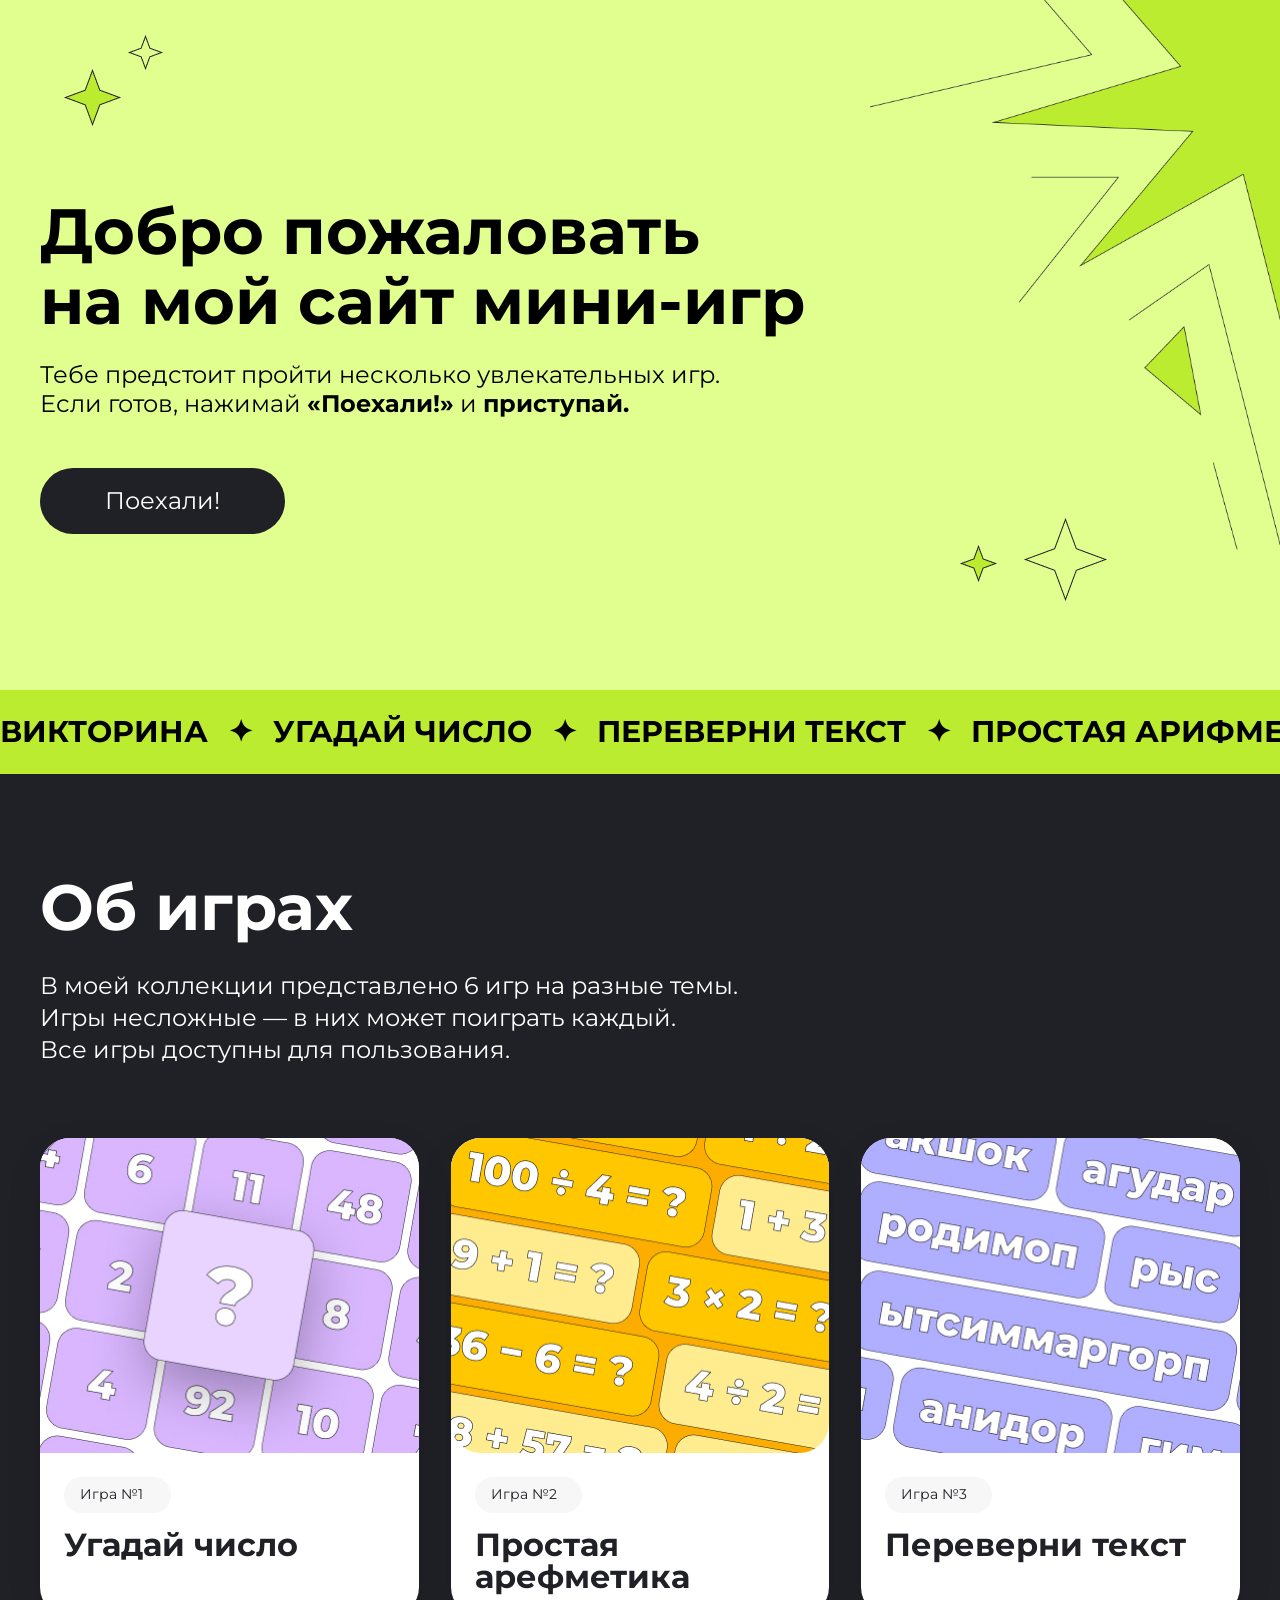
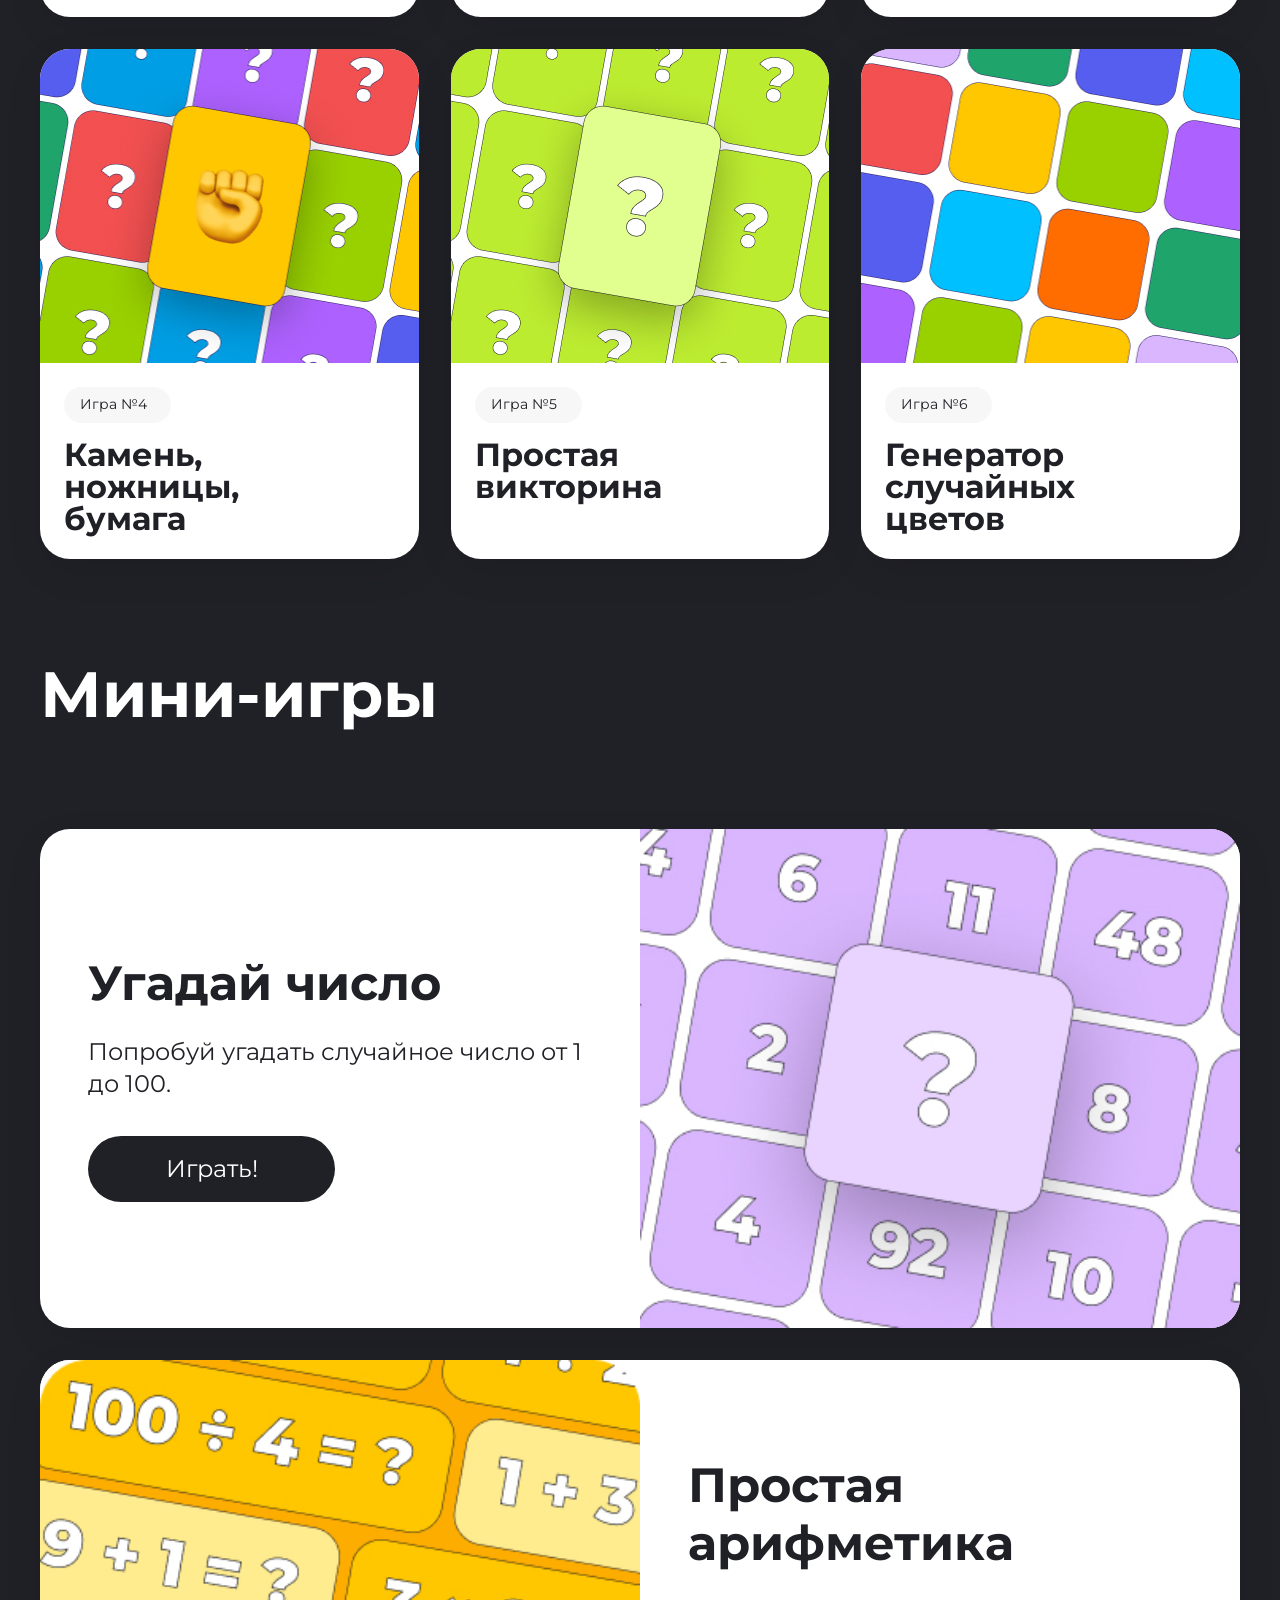
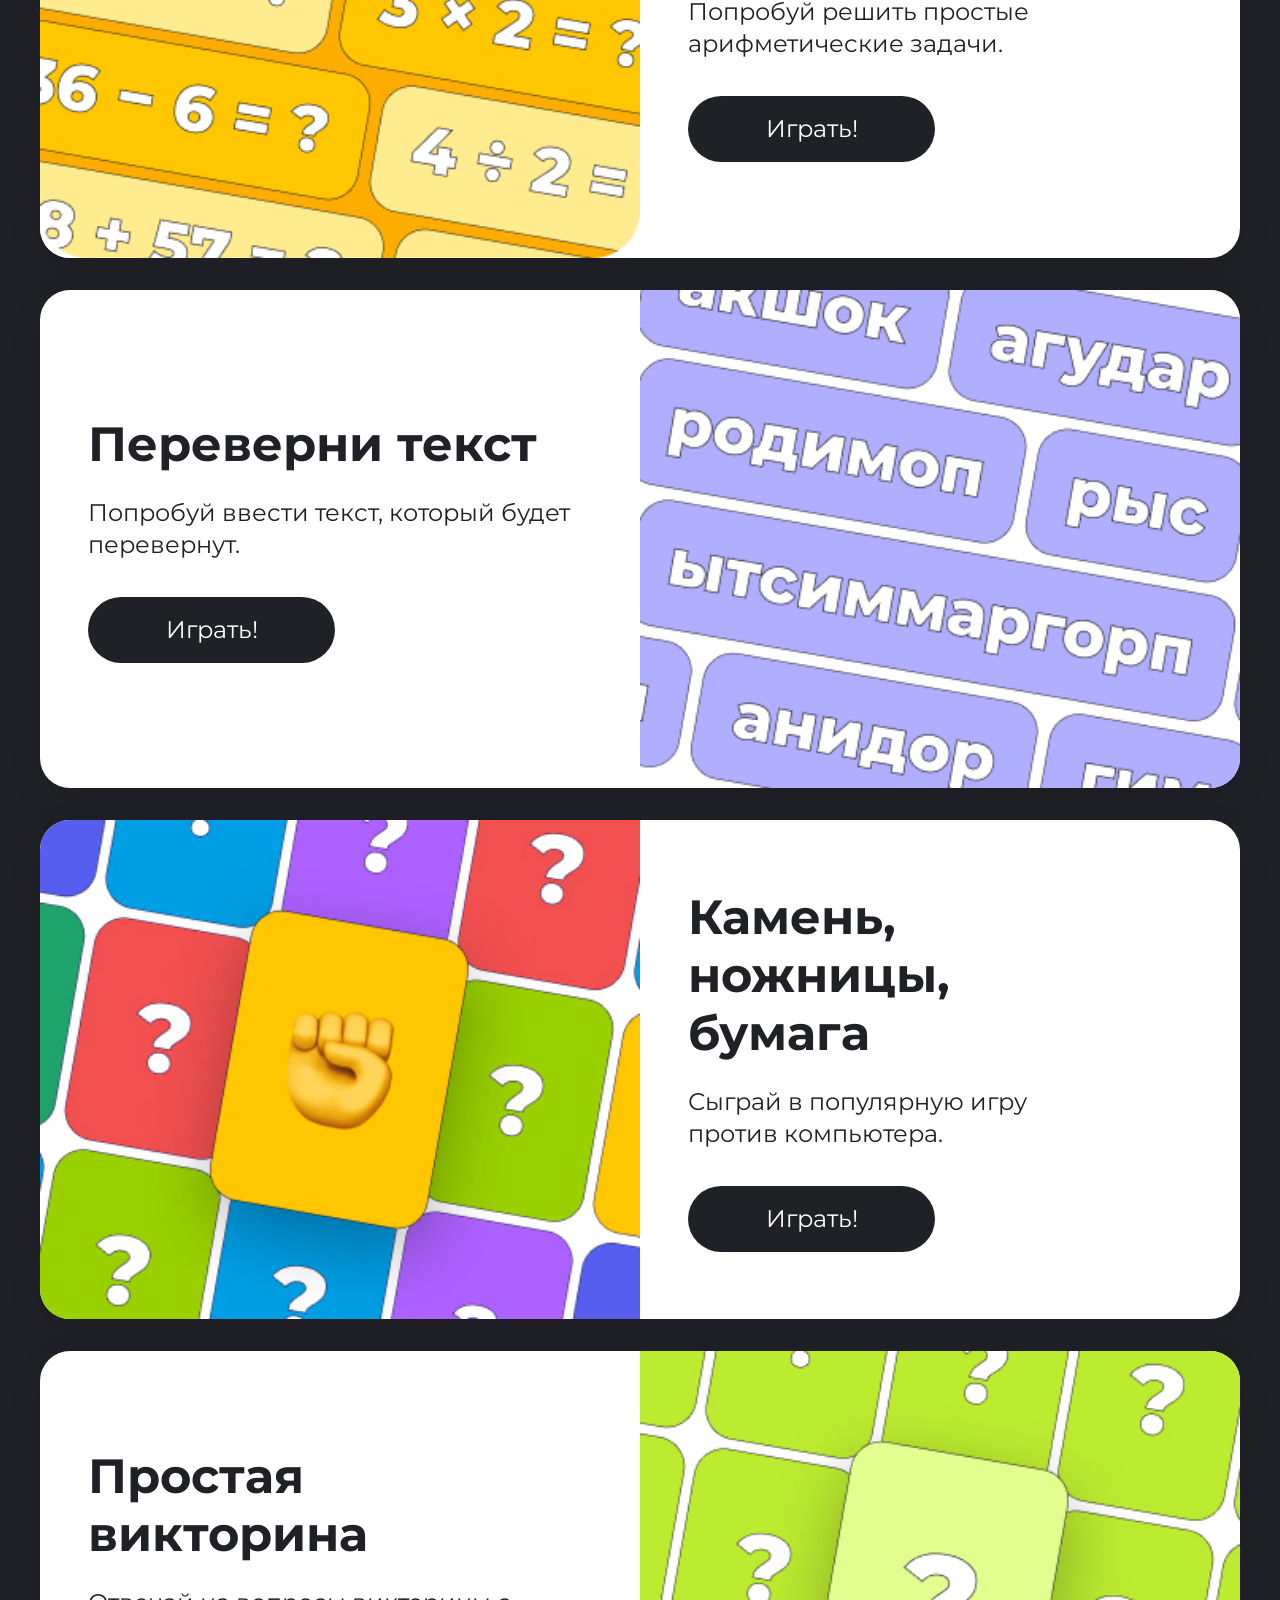
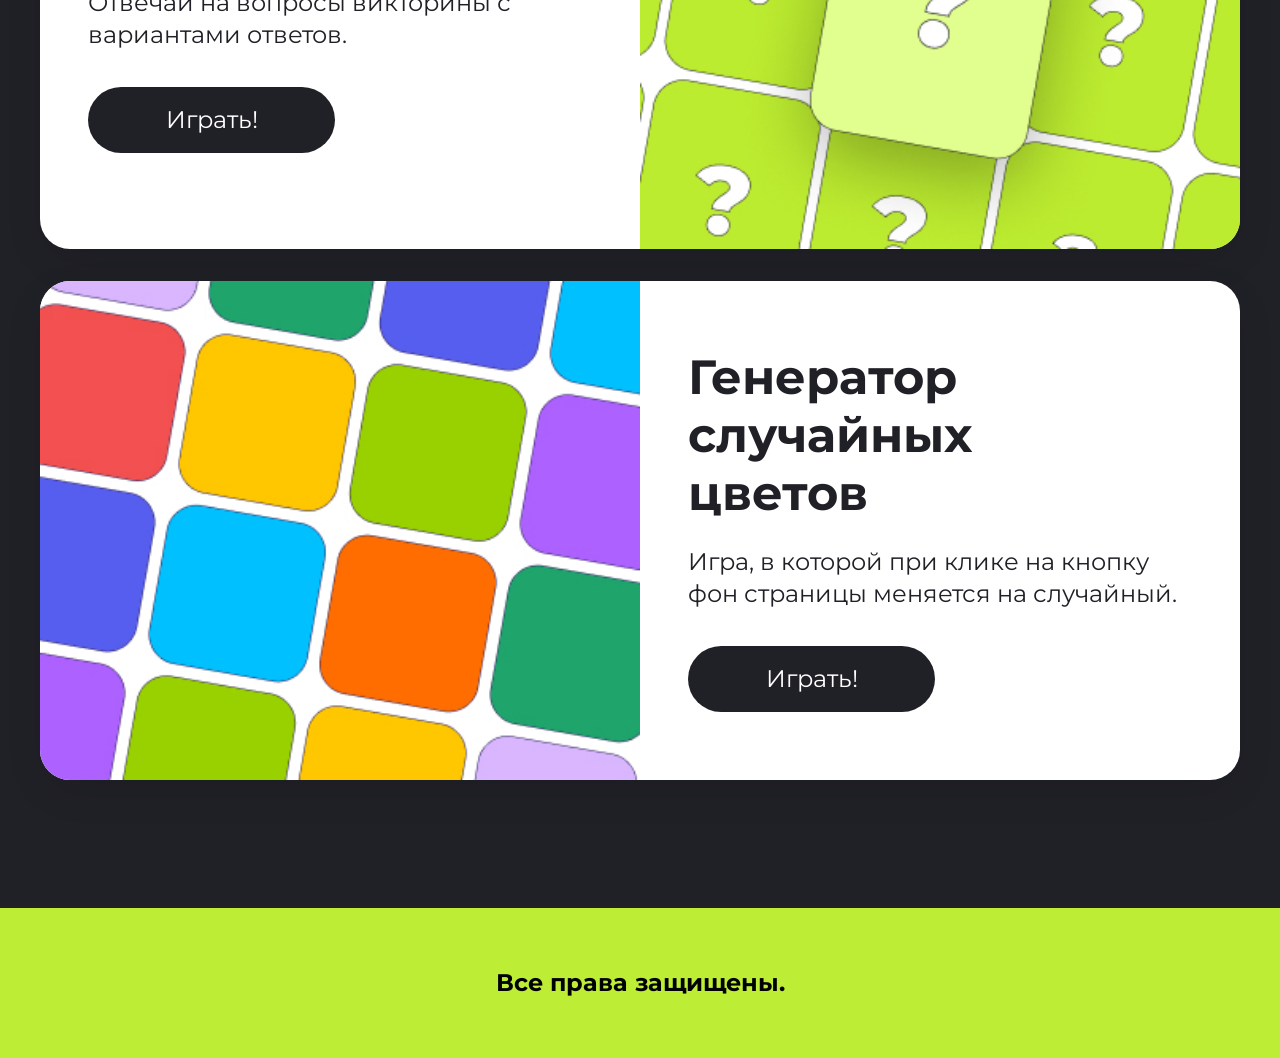
<file: index.html>
<!DOCTYPE html>
<html lang="en">
    <head>
        <meta charset="UTF-8">
        <meta name="viewport" content="width=device-width, initial-scale=1.0">
        <link rel="preconnect" href="https://fonts.googleapis.com">
        <link href="https://fonts.googleapis.com/css2?family=Montserrat:ital,wght@0,100..900;1,100..900&display=swap" rel="stylesheet">
        <link rel="preconnect" href="https://fonts.gstatic.com" crossorigin>
        <title>homework1</title>
        <link rel="stylesheet" href="index.css">
    </head>

    <body class="body">
        <section class="hero-page centr">
            <div class="hero-page__img">
                <img class="hero-page__star hero-page__star--position-1" src="img/Star 1.png" alt="Малая звезда-1">
                <img class="hero-page__star hero-page__star--position-2" src="img/Star 2.png" alt="Малая звезда-2">
                <img class="hero-page__star hero-page__star--position-3" src="img/starbig.png" alt="Большая звезда">
                <img class="hero-page__star hero-page__star--position-mobil" src="img/mobilstar.png" alt="Большая звезда">
                <img class="hero-page__star hero-page__star--position-4" src="img/Star 3.png" alt="Малая звезда-3">
                <img class="hero-page__star hero-page__star--position-5" src="img/Star 4.png" alt="Малая звезда-4">
            </div>
            <div class="hero-page__content">
                <h1 class="hero-page-title">Добро пожаловать<br>на мой сайт мини-игр</h1>
                <p class="hero-page-paragraf">Тебе предстоит пройти несколько увлекательных игр. Если готов, нажимай <strong>«Поехали!»</strong> и <strong>приступай.</strong></p>
                <a href="#games-section" class="hero-page-buton">Поехали!</a>
            </div>
        </section>
        <section class="marquee-container">
            <div class="marquee-content">
                <span>ВИКТОРИНА</span><span>✦</span>
                <span>УГАДАЙ ЧИСЛО</span><span>✦</span>
                <span>ПЕРЕВЕРНИ ТЕКСТ</span><span>✦</span>
                <span>ПРОСТАЯ АРИФМЕТИКА</span><span>✦</span>
                <span>КАМЕНЬ, НОЖНИЦЫ, БУМАГА</span><span>✦</span>
                <span>ГЕНЕРАТОР СЛУЧАЙНЫХ ЦВЕТОВ</span><span>✦</span>
                <span>ВИКТОРИНА</span><span>✦</span>
                <span>УГАДАЙ ЧИСЛО</span><span>✦</span>
                <span>ПЕРЕВЕРНИ ТЕКСТ</span><span>✦</span>
                <span>ПРОСТАЯ АРИФМЕТИКА</span><span>✦</span>
                <span>КАМЕНЬ, НОЖНИЦЫ, БУМАГА</span><span>✦</span>
                <span>ГЕНЕРАТОР СЛУЧАЙНЫХ ЦВЕТОВ</span><span>✦</span>
            </div>
        </section>
        <section id="games-section" class="game-block centr">
            <div class="game-block-container">
                <h2 class="game-block-title">Об играх</h2>
                <p class="game-block-paragraf">В моей коллекции представлено 6 игр на разные темы.<br>Игры несложные — в них может поиграть каждый.<br>Все игры доступны для пользования.</p>
            </div>
            <div class="for">
                <a href="#game-ug-chislo" class="for__item">
                    <img class="for__item-img" src="img/Obloshka-kart__ug-chislo.jpg" alt="Угадай число" class="for__item-img">
                    <div class="for__item-content">
                        <p class="for__item-paragraf">Игра №1</p>
                        <h3 class="for__item-title-cart">Угадай число</h3>
                    </div>
                </a>
                <a href="#arifmet" class="for__item">
                    <img class="for__item-img" src="img/Obloshka-kart__arifmet.jpg" alt="Простая арефметика" class="for__item-img">
                    <div class="for__item-content">
                        <p class="for__item-paragraf">Игра №2</p>
                        <h3 class="for__item-title-cart">Простая<br>арефметика</h3>
                    </div>
                </a>
                <a href="#text" class="for__item">
                    <img class="for__item-img" src="img/Obloshka-kart__text.jpg" alt="Переверни текс" class="for__item-img">
                    <div class="for__item-content">
                        <p class="for__item-paragraf">Игра №3</p>
                        <h3 class="for__item-title-cart">Переверни текст</h3>
                    </div>
                </a>
                <a href="#k-n-b" class="for__item">
                    <img class="for__item-img" src="img/Obloshka-kart__K.N.B.jpg" alt="Камень, ножницы, бумага" class="for__item-img">
                    <div class="for__item-content">
                        <p class="for__item-paragraf">Игра №4</p>
                        <h3 class="for__item-title-cart">Камень,<br>ножницы,<br>бумага</h3>
                    </div>
                </a>
                <a href="#viktorina" class="for__item">
                    <img class="for__item-img" src="img/Obloshka-kart__viktorina.jpg" alt="Простая викторина" class="for__item-img">
                    <div class="for__item-content">
                        <p class="for__item-paragraf">Игра №5</p>
                        <h3 class="for__item-title-cart">Простая<br>викторина</h3>
                    </div>
                </a>
                <a href="#colors" class="for__item">
                    <img class="for__item-img" src="img/Obloshka-kart__colors.jpg" alt="Генератор случайных цветов" class="for__item-img">
                    <div class="for__item-content">
                        <p class="for__item-paragraf">Игра №6</p>
                        <h3 class="for__item-title-cart">Генератор<br>случайных<br>цветов</h3>
                    </div>
                </a>
            </div>
        </section>
         <section class="mini-game-block centr">
            <div class="mini-game-block-container">
                <h2 class="mini-game-block-title">Мини-игры</h2>
            </div>
            <div class="for-mini">
                <div class="for-mini-game">
                    <a id="game-ug-chislo" href="#game-ug-chislo" class="for-mini-game__item">
                        <div class="for-mini-game__item-content">
                            <h3 class="for-mini-game__item-title-cart">Угадай число</h3>
                            <p class="for-mini-game__item-paragraf">Попробуй угадать случайное число от 1 до 100.</p>
                            <button onclick="gameGGN()" class="for-mini-game__item-button">Играть!</button>
                        </div>
                        <img class="for-mini-game__item-img" src="img/Obloshka-kart__ug-chislo.jpg" alt="Угадай число" class="for__item-img">
                    </a>
                </div>
                <div class="for-mini-game">
                    <a id="arifmet" href="#arifmet" class="for-mini-game__item for-mini-game__item_recers">
                        <div class="for-mini-game__item-content">
                            <h3 class="for-mini-game__item-title-cart">Простая<br>арифметика</h3>
                            <p class="for-mini-game__item-paragraf">Попробуй решить простые арифметические задачи.</p>
                            <button onclick="gameGSA()" class="for-mini-game__item-button">Играть!</button>
                        </div>
                        <img class="for-mini-game__item-img" src="img/Obloshka-kart__arifmet.jpg" alt="Простая арифметика" class="for__item-img">
                    </a>
                </div>
                <div class="for-mini-game">
                    <a id="text" href="#text" class="for-mini-game__item">
                        <div class="for-mini-game__item-content">
                            <h3 class="for-mini-game__item-title-cart">Переверни текст</h3>
                            <p class="for-mini-game__item-paragraf">Попробуй ввести текст, который будет<br>перевернут.</p>
                            <button onclick="event.preventDefault(); gameGRТ()" class="for-mini-game__item-button">Играть!</button>
                        </div>
                        <img class="for-mini-game__item-img" src="img/Obloshka-kart__text.jpg" alt="Переверни текст" class="for__item-img">
                    </a>
                </div>
                <div class="for-mini-game">
                    <a id="k-n-b" href="#k-n-b" class="for-mini-game__item for-mini-game__item_recers">
                        <div class="for-mini-game__item-content">
                            <h3 class="for-mini-game__item-title-cart">Камень,<br>ножницы,<br>бумага</h3>
                            <p class="for-mini-game__item-paragraf">Сыграй в популярную игру<br>против компьютера.</p>
                            <button onclick="gameKNB()" class="for-mini-game__item-button">Играть!</button>
                        </div>
                        <img class="for-mini-game__item-img" src="img/Obloshka-kart__K.N.B.jpg" alt="Камень, ножницы, бумага" class="for__item-img">
                    </a>
                </div>
                <div class="for-mini-game">
                    <a id="viktorina" href="#viktorina" class="for-mini-game__item">
                        <div class="for-mini-game__item-content">
                            <h3 class="for-mini-game__item-title-cart">Простая<br>викторина</h3>
                            <p class="for-mini-game__item-paragraf">Отвечай на вопросы викторины с вариантами ответов.</p>
                            <button onclick="gameGTN()" class="for-mini-game__item-button">Играть!</button>
                        </div>
                        <img class="for-mini-game__item-img" src="img/Obloshka-kart__viktorina.jpg" alt="Простая викторина class="for__item-img">
                    </a>
                </div>
                <div class="for-mini-game">
                    <a id="colors" href="#colors" class="for-mini-game__item for-mini-game__item_recers">
                        <div class="for-mini-game__item-content">
                            <h3 class="for-mini-game__item-title-cart">Генератор<br>случайных<br>цветов</h3>
                            <p class="for-mini-game__item-paragraf">Игра, в которой при клике на кнопку<br>фон страницы меняется на случайный.</p>
                            <button onclick="gameGRC()" id="colorBtn" class="for-mini-game__item-button">Играть!</button>
                        </div>
                        <img class="for-mini-game__item-img" src="img/Obloshka-kart__colors.jpg" alt="Генератор случайных цветов" class="for__item-img">
                    </a>
                </div>
            </div>
        </section>
         <footer class="footer centr">
            <p class="footer-paragraf"><strong>Все права защищены.</strong></p>
         </footer>
    <script src="scripts.js"></script>
    </body>
</html>
</file>
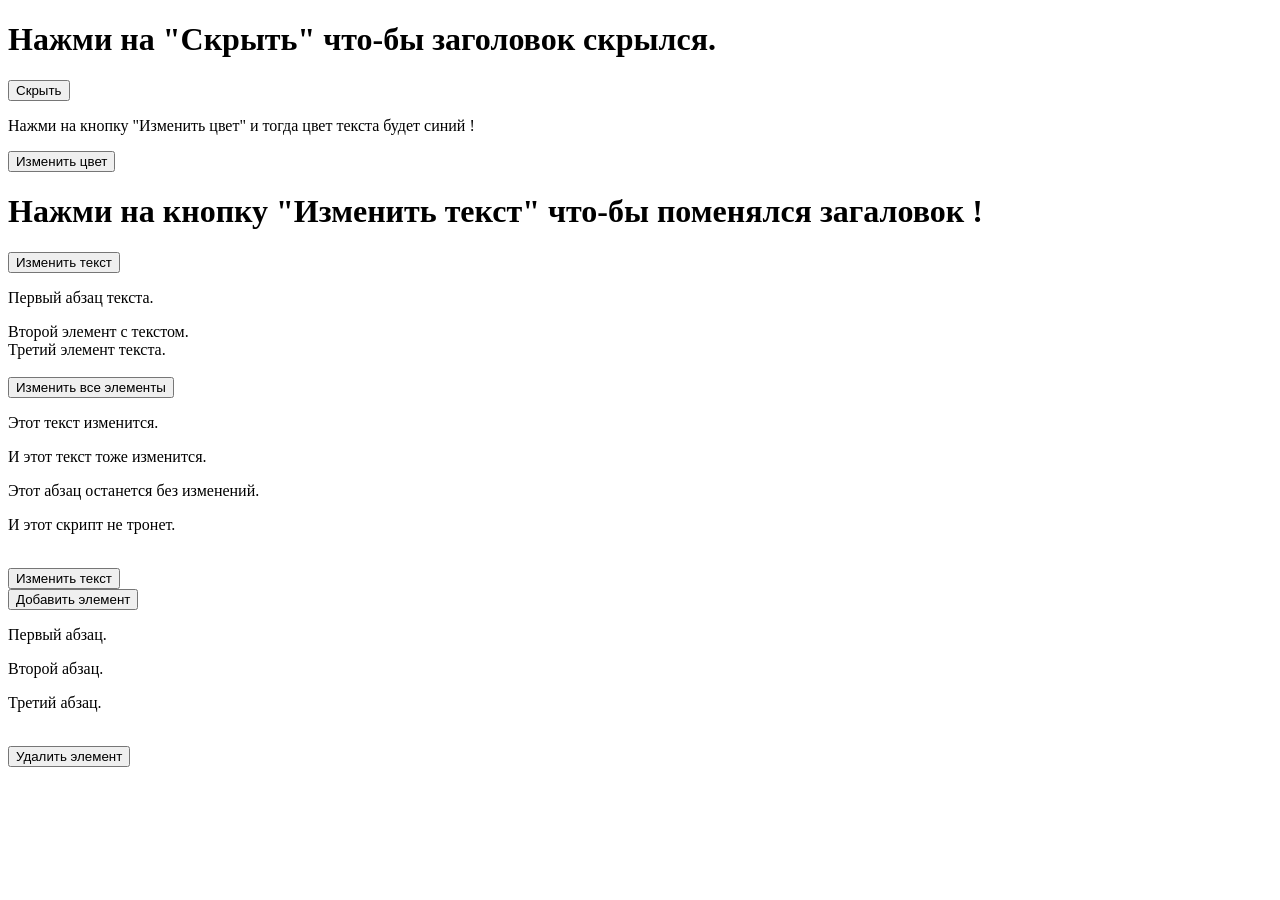
<file: index-z9.html>
<!DOCTYPE html>
<html lang="ru">
<head>
    <meta charset="UTF-8">
    <title>homework9</title>
</head>
<body>
    <!-- 1-е задание -->
    <h1 id="title">Нажми на "Скрыть" что-бы заголовок скрылся.</h1>
    <button id="toggleButton">Скрыть</button>
    <script>
        const title = document.querySelector('#title');
        const button1 = document.querySelector('#toggleButton');
        button1.addEventListener('click', function() {
            if (title.style.display === 'none') {
                title.style.display = 'block';
                button1.textContent = 'Скрыть';
            } else {
                title.style.display = 'none';
                button1.textContent = 'Показать';
            }
        });
    </script>
    <!-- 2-е задание -->
    <p id="text">Нажми на кнопку "Изменить цвет" и тогда цвет текста будет синий !</p>
    <button id="colorButton">Изменить цвет</button>
    <script>
        const paragraph = document.querySelector('#text');
        const button2 = document.querySelector('#colorButton');
        button2.addEventListener('click', function() {
            paragraph.style.color = 'blue';
        });
    </script>
    <!-- 3-е задание -->
    <h1 id="heading">Нажми на кнопку "Изменить текст" что-бы поменялся загаловок !</h1>
    <button id="changeTextButton">Изменить текст</button>
    <script>
        const heading = document.querySelector('#heading');
        const button3 = document.querySelector('#changeTextButton');
        button3.addEventListener('click', function() {
            heading.textContent = 'Привет, мир!';
        });
    </script>
    <!-- 4-е задание -->
    <p class="description">Первый абзац текста.</p>
    <div class="description">Второй элемент с текстом.</div>
    <span class="description">Третий элемент текста.</span>
    <br><br>
    <button id="changeClassButton">Изменить все элементы</button>
    <script>
        const button4 = document.querySelector('#changeClassButton');
        const elements = document.querySelectorAll('.description');
        button4.addEventListener('click', function() {
            elements.forEach(function(element) {
                element.textContent = 'Измененный текст';
            });
        });
    </script>
    <!-- 5-е задание -->
    <p class="description2">Этот текст изменится.</p>
    <p class="description2">И этот текст тоже изменится.</p>
    <p>Этот абзац останется без изменений.</p>
    <p>И этот скрипт не тронет.</p>
    <br>
    <button id="updateButton">Изменить текст</button>
    <script>
        const button5 = document.querySelector('#updateButton');
        const descElements = document.querySelectorAll('.description2');
        button5.addEventListener('click', function() {
            descElements.forEach(function(element) {
                element.textContent = 'Новый текст';
            });
        });
    </script>
    <br>
    <!-- 6-е задание -->
    <button id="addElementButton">Добавить элемент</button>
    <script>
        const button6 = document.querySelector('#addElementButton');
        button6.addEventListener('click', function() {
            const newParagraph = document.createElement('p');
            newParagraph.textContent = 'Новый абзац';
            document.body.appendChild(newParagraph);
        });
    </script>
    <!-- 7-е задание -->
    <p class="description3">Первый абзац.</p>
    <p class="description3">Второй абзац.</p>
    <p>Третий абзац.</p>
    <br>
    <button id="deleteElementButton">Удалить элемент</button>
    <script>
        const button7 = document.querySelector('#deleteElementButton');
        button7.addEventListener('click', function() {
        const elementToDelete = document.querySelector('.description3');
        elementToDelete.remove();
    });
    </script>
</body>
</html>
</file>
<file: index.css>
@charset "UTF-8";
/* Основная версия для экранов */
* {
  margin: 0;
  padding: 0;
  box-sizing: border-box;
}

html {
  scroll-behavior: smooth;
}

a {
  text-decoration: none;
}

a,
input,
button {
  font-family: "Montserrat", sans-serif;
}

body {
  font-family: "Montserrat", sans-serif;
  font-size: 16px;
  overflow-x: hidden;
}

.centr {
  padding-left: calc(50% - 600px);
  padding-right: calc(50% - 600px);
}

.hero-page {
  position: relative;
  background: #E1FF8F;
  overflow: hidden;
}

.hero-page__content {
  display: flex;
  flex-direction: column;
  align-items: flex-start;
  position: relative;
  z-index: 2;
  padding-top: 196px;
  padding-bottom: 156px;
}

.hero-page-title {
  font-size: 64px;
  line-height: 70px;
  font-weight: 700;
  padding-bottom: 24px;
}

.hero-page-paragraf {
  max-width: 720px;
  margin-bottom: 50px;
  font-size: 24px;
}

.hero-page-buton {
  font-size: 24px;
  line-height: 142%;
  text-align: center;
  padding: 16px 65px;
  border-radius: 60px;
  background-color: #202027;
  color: #FFFFFF;
  transition: all 1s;
  border: none;
  cursor: pointer;
}

.hero-page-buton:hover {
  background: #FFFFFF;
  color: #202027;
}

.hero-page__img {
  position: absolute;
  top: 0;
  left: 0;
  width: 100%;
  height: 100%;
  pointer-events: none;
}

.hero-page__star {
  position: absolute;
}

.hero-page__star--position-1 {
  top: 10%;
  left: 5%;
  z-index: 1;
}

.hero-page__star--position-2 {
  top: 5%;
  left: 10%;
  z-index: 1;
}

.hero-page__star--position-3 {
  width: 32vw;
  top: 0;
  right: 0;
  z-index: 0;
  max-width: 600px;
}

.hero-page__star--position-mobil {
  display: none;
}

.hero-page__star--position-4 {
  top: 79%;
  left: 75%;
}

.hero-page__star--position-5 {
  top: 75%;
  left: 80%;
}

.marquee-container {
  overflow: hidden;
  background-color: #BCEC30;
  padding: 27px 0;
}

.marquee-content {
  display: flex;
  white-space: nowrap;
  gap: 20px;
  animation: scroll-left 25s linear infinite;
}

.marquee-content span {
  text-transform: uppercase;
  color: #000;
  font-weight: 700;
  font-size: 30px;
  line-height: 100%;
  letter-spacing: 4%;
}

@keyframes scroll-left {
  0% {
    transform: translateX(0%);
  }
  100% {
    transform: translateX(-50%);
  }
}
.game-block {
  color: #FFFFFF;
  background: #202027;
  padding-bottom: 96px;
}

.game-block-container {
  margin-bottom: 72px;
}

.game-block-title {
  font-size: 64px;
  margin-bottom: 24px;
  padding-top: 94px;
}

.game-block-paragraf {
  font-weight: 400;
  font-size: 24px;
  line-height: 32px;
}

.for {
  display: grid;
  gap: 32px;
  grid-template-columns: repeat(3, 1fr);
}

.for__item {
  border-radius: 30px;
  box-shadow: 0px 12.61px 42.25px -7.57px rgba(0, 0, 0, 0.1294117647);
  background: #FFFFFF;
  color: #202027;
  overflow: hidden;
  transition: all 1s;
  display: flex;
  flex-direction: column;
}

.for__item:hover {
  transform: scale(1.05);
}

.for__item-img {
  width: 100%;
  -o-object-fit: cover;
     object-fit: cover;
}

.for__item-content {
  display: flex;
  flex-direction: column;
  flex-grow: 1;
  padding: 24px;
  transition: padding 0.3s ease-in-out;
}

.for__item:hover .for__item-content {
  padding: 28px;
}

.for__item-paragraf {
  display: inline-block;
  border-radius: 52.58px;
  padding: 8px 16px 10px;
  background-color: #F7F7F7;
  margin-bottom: 16px;
  font-size: 14px;
  max-width: 107px;
}

.for__item-title-cart {
  font-size: 32px;
  line-height: 100%;
}

.mini-game-block {
  padding-bottom: 96px;
  background: #202027;
}

.mini-game-block-container {
  padding-bottom: 72px;
}

.mini-game-block-title {
  color: white;
  font-size: 64px;
  padding-bottom: 24px;
}

.for-mini-game {
  border-radius: 30px;
  margin-bottom: 32px;
}

.for-mini-game__item {
  border-radius: 30px;
  box-shadow: 0px 12.61px 42.25px -7.57px rgba(0, 0, 0, 0.1294117647);
  background: #FFFFFF;
  color: #202027;
  display: flex;
  flex-direction: row;
  overflow: hidden;
  transition: all 1s;
  justify-content: space-between;
}

.for-mini-game__item_recers {
  flex-direction: row-reverse;
}

.for-mini-game__item-content {
  width: 50%;
  padding: 48px;
  display: flex;
  flex-direction: column;
  justify-content: center;
}

.for-mini-game__item-title-cart {
  font-size: 48px;
  margin-bottom: 24px;
}

.for-mini-game__item-paragraf {
  font-size: 24px;
  line-height: 32px;
  margin-bottom: 36px;
}

.for-mini-game__item-button {
  width: 247px;
  border-radius: 60px;
  padding: 16px 28px;
  font-size: 24px;
  line-height: 142%;
  text-align: center;
  color: #FFFFFF;
  background-color: #202027;
  transition: all 1s;
  border: none;
  cursor: pointer;
}

.for-mini-game__item-button:hover {
  background: #FFFFFF;
  color: #202027;
}

.for-mini-game__item-img {
  width: 50%;
  -o-object-fit: cover;
     object-fit: cover;
}

.footer {
  height: 150px;
  text-align: center;
  background: #BDED35;
  display: flex;
  align-items: center;
  justify-content: center;
}

.footer-paragraf {
  font-size: 24px;
}

/* Мобильная версия для экранов */
@media (max-width: 767px) {
  .centr {
    padding-left: 16px;
    padding-right: 16px;
  }
  body {
    overflow-x: hidden;
  }
  .hero-page {
    display: flex;
    align-items: center;
  }
  .hero-page__content {
    align-items: center;
    text-align: center;
  }
  .hero-page-title {
    font-size: 40px;
    line-height: 38px;
    padding-bottom: 16px;
  }
  .hero-page-paragraf {
    font-size: 16px;
    max-width: 100%;
    margin-bottom: 30px;
  }
  .hero-page-buton {
    padding: 16px 40px;
    font-size: 16px;
    width: 100%;
    max-width: 285px;
  }
  .hero-page__star--position-1 {
    height: 35px;
    top: 15%;
    left: 10%;
  }
  .hero-page__star--position-2 {
    width: 21px;
    top: 10%;
    left: 20%;
  }
  .hero-page__star--position-3 {
    display: none;
  }
  .hero-page__star--position-mobil {
    display: block;
    top: 0%;
    right: 0;
    z-index: 0;
  }
  .hero-page__star--position-4 {
    width: 18px;
    top: 85%;
    left: 75%;
  }
  .hero-page__star--position-5 {
    width: 39px;
    top: 85%;
    left: 85%;
  }
  .marquee-container {
    padding: 16px 0;
  }
  .marquee-content {
    gap: 10px;
  }
  .marquee-content span {
    font-size: 16px;
  }
  .game-block {
    display: none;
  }
  .mini-game-block {
    padding: 0 16 60px;
  }
  .mini-game-block-container {
    padding: 40px 0 30px;
  }
  .mini-game-block-title {
    font-size: 40px;
    text-align: center;
  }
  .for-mini {
    display: flex;
    flex-direction: column;
    gap: 24px;
  }
  .for-mini-game {
    margin-bottom: 0;
  }
  .for-mini-game__item {
    flex-direction: column-reverse;
  }
  .for-mini-game__item_recers {
    flex-direction: column-reverse;
  }
  .for-mini-game__item-content {
    width: 100%;
    padding: 24px;
  }
  .for-mini-game__item-title-cart {
    font-size: 32px;
    margin-bottom: 16px;
  }
  .for-mini-game__item-paragraf {
    font-size: 16px;
    line-height: 24px;
    margin-bottom: 24px;
  }
  .for-mini-game__item-button {
    width: 100%;
    font-size: 16px;
    padding: 14px 20px;
  }
  .for-mini-game__item-img {
    width: 100%;
    height: 200px;
    -o-object-fit: cover;
       object-fit: cover;
  }
  .footer {
    height: 100px;
  }
  .footer-paragraf {
    font-size: 16px;
  }
}
/* Планшетная версия для экранов */
@media (min-width: 768px) and (max-width: 1024px) {
  .centr {
    padding-left: 30px;
    padding-right: 30px;
  }
  .hero-page-title {
    font-size: 48px;
    line-height: 54px;
  }
  .hero-page__star--position-1 {
    top: 4%;
    left: 5%;
    z-index: 1;
  }
  .hero-page__star--position-2 {
    top: 2%;
    left: 13%;
    z-index: 1;
  }
  .hero-page__star--position-3 {
    top: 0;
    right: 0;
    z-index: 0;
  }
  .hero-page__star--position-mobil {
    display: none;
  }
  .hero-page__star--position-4 {
    top: 72%;
    left: 70%;
  }
  .hero-page__star--position-5 {
    top: 77%;
    left: 76%;
  }
  .marquee-content span {
    font-size: 24px;
  }
  .game-block {
    padding-bottom: 60px;
  }
  .game-block-title {
    font-size: 48px;
  }
  .game-block-paragraf {
    font-size: 20px;
  }
  .for {
    grid-template-columns: repeat(2, 1fr);
  }
  .for__item {
    height: auto;
    margin-top: 0;
  }
  .for__item-title-cart {
    font-size: 26px;
  }
  .mini-game-block-title {
    font-size: 48px;
  }
  .for-mini-game__item-content {
    padding: 32px;
  }
  .for-mini-game__item-title-cart {
    font-size: 36px;
  }
  .for-mini-game__item-paragraf {
    font-size: 20px;
    line-height: 28px;
  }
  .for-mini-game__item-button {
    width: 200px;
    font-size: 20px;
    padding: 14px 24px;
  }
  .footer {
    height: 120px;
  }
  .footer-paragraf {
    font-size: 20px;
  }
}/*# sourceMappingURL=index.css.map */
</file>
